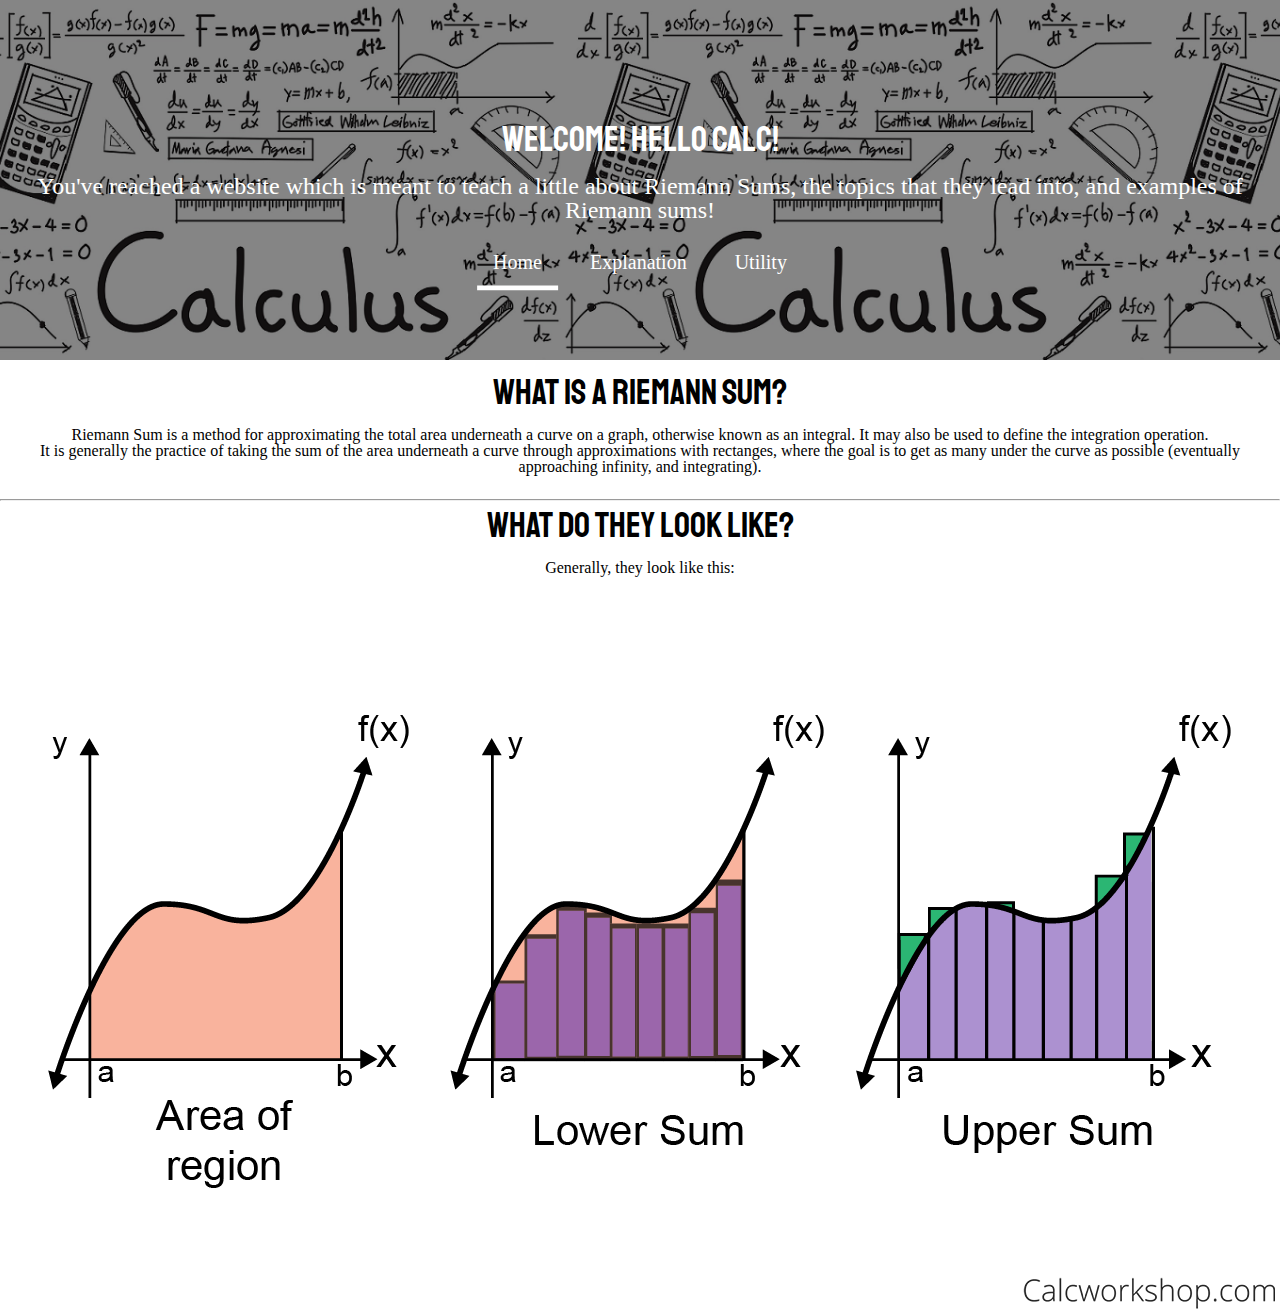
<file: index.html>
<!DOCTYPE html>
<html>
    <head>
        <title>Riemann Sums | RSUMWEB</title>
        <link rel="icon" type="image/png" sizes="16x16" href="images/favicon-16x16.png">
        <link rel = "stylesheet" type = "text/css" href = "css/index.css">
        <link href="https://fonts.googleapis.com/css?family=Staatliches" rel="stylesheet">
        <link href="https://fonts.googleapis.com/css?family=Slabo+27px" rel="stylesheet">
    <body>
        <div id = "home_background">
            <div id = "image_text">
                    <h1 class = "miniheading">Welcome! Hello calc!</h1>
                    <br>
                    <p class = "infotext">You've reached a website which is meant to teach a little about Riemann Sums, the topics that they lead into, and examples of Riemann sums!</p>
                    <br>
                    <ul id = "navlist">
                            <li><a class = "selected" href = "#">Home</a></li>
                            <li><a href = "explanation.html">Explanation</a></li>
                            <li><a href = "utility.html">Utility</a></li>
                        </ul>
            </div>
        </div>
        <br>
        <div class = "main_content" style = "text-align:center;">
            <p class = "miniheading">What is a Riemann Sum?</p>
            <br>
            <p>Riemann Sum is a method for approximating the total area underneath a curve on a graph, otherwise known as an integral. It may also be used to define the integration operation.</p>
            <p>It is generally the practice of taking the sum of the area underneath a curve through approximations with rectanges, where the goal is to get as many under the curve as possible (eventually approaching infinity, and integrating).</p>
            <br><hr>
            <p class = "miniheading">What do they look like?</p>
            <br>
            <p>Generally, they look like this:</p>
            <br>
            <img src= "images/rsum.png">
        </div>
        
        
        
    </body>
</html>
</file>
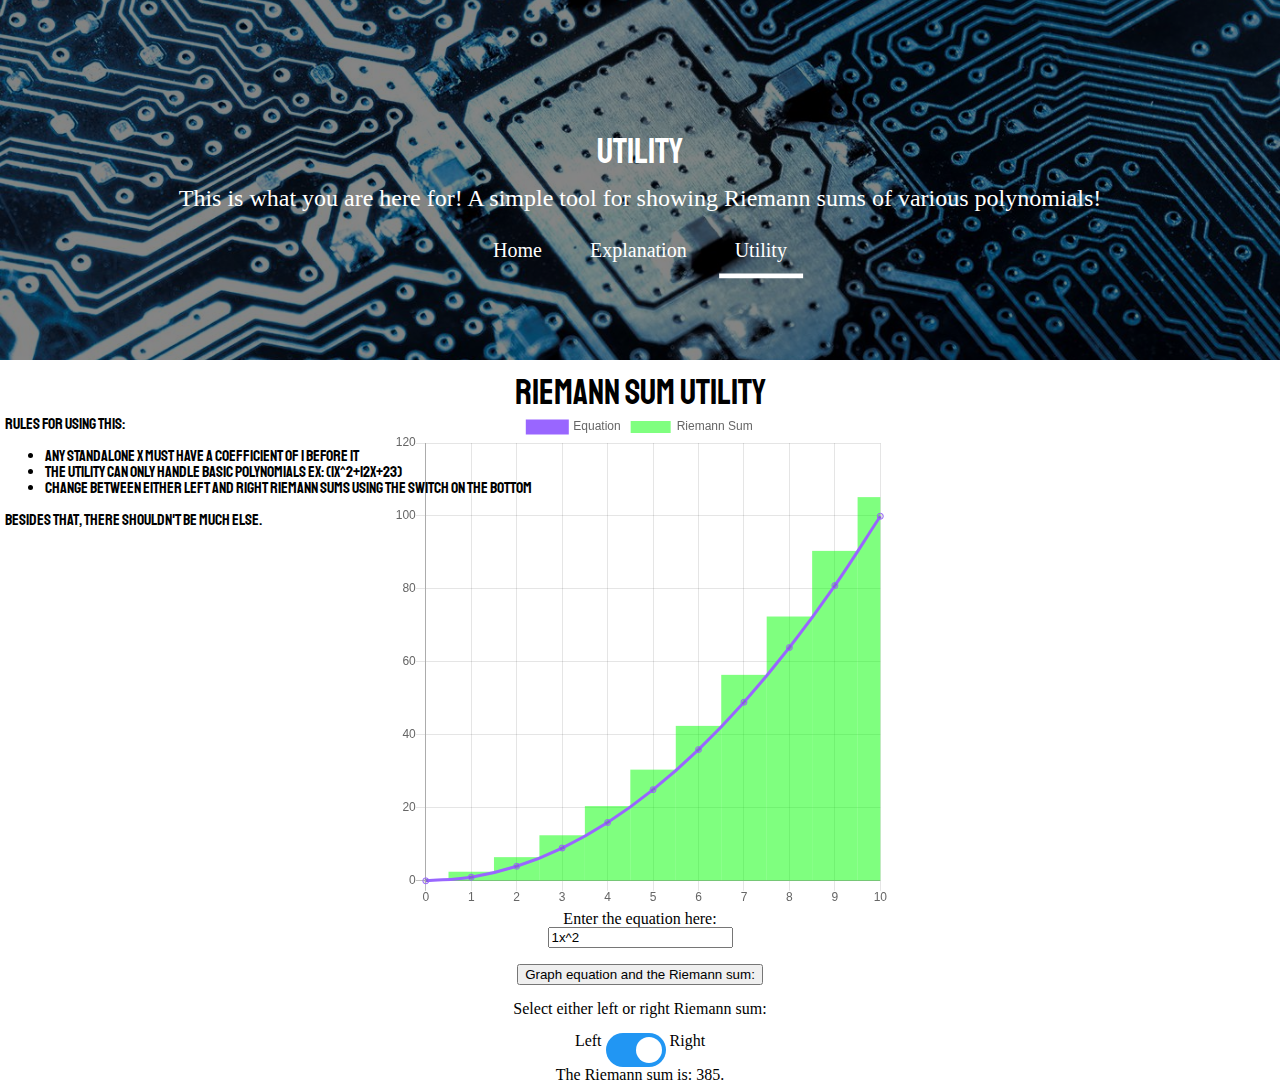
<file: utility.html>
<!DOCTYPE html>
<html>
    <head>
        <title>Utility | RSUMWEB</title>
        <script type = "text/javascript" src="script/Chart.bundle.js"></script>
        <link rel="icon" type="image/png" sizes="16x16" href="images/favicon-16x16.png">
        <link rel = "stylesheet" type = "text/css" href = "css/index.css">
        <link href="https://fonts.googleapis.com/css?family=Staatliches" rel="stylesheet">
        <link href="https://fonts.googleapis.com/css?family=Slabo+27px" rel="stylesheet">
    <body>
        <div id = "home_background_utility">
            <div id = "image_text">
                    <h1 class = "miniheading">Utility</h1>
                    <br>
                    <p class = "infotext">This is what you are here for! A simple tool for showing Riemann sums of various polynomials!</p>
                    <br>
                    <ul id = "navlist">
                        <li><a href = "index.html">Home</a></li>
                        <li><a href = "explanation.html">Explanation</a></li>
                        <li><a class = "selected" href = "#">Utility</a></li>
                    </ul>
            </div>
        </div>
        <br>
        <div class = "main_content">
            <p class = "miniheading">Riemann Sum Utility</p>
            <div style = "float:left; margin:5px; font-family: Staatliches;">RULES FOR USING THIS:
            <ul>
                <li>ANY STANDALONE X MUST HAVE A COEFFICIENT OF 1 BEFORE IT</li>
                <li>THE UTILITY CAN ONLY HANDLE BASIC POLYNOMIALS Ex: (1x^2+12x+23) </li>
                <li>CHANGE BETWEEN EITHER LEFT AND RIGHT RIEMANN SUMS USING THE SWITCH ON THE BOTTOM</li>
            </ul>
            Besides that, there shouldn't be much else.
            </div>
            <div id = "formContainer">
                <div id = "canvasContainer"><canvas id = "myChart" width = "250" height = "250"></canvas></div>
                <p>Enter the equation here:</p>
                <input type="text" id="equation" value = "1x^2" name="equation"><br><br>
                <button onclick = "graphEquation()" >Graph equation and the Riemann sum:</button>
                <br><br>
                <div id = "slider">
                    <p>Select either left or right Riemann sum:</p>
                    <br>
                    <span>Left</span>
                    <label class="switch">
                        <input type="checkbox" id = "typeOfSum" checked>
                        <span class="slider round"></span>
                      </label>
                      <span>Right</span>
                </div>
            </div>
            <div id = "actualSum"></div>
            
        </div>
    </body>
    <script type = "text/javascript" src = "script/util.js"></script>
</html>
</file>
<file: css/index.css>
/*RESET REALODED - from meyerweb.com/eric/thoughts/2007/05/01/reset-reloaded/
*/
html, body, div, span, applet, object, iframe,
h1, h2, h3, h4, h5, h6, p, blockquote, pre,
a, abbr, acronym, address, big, cite, code,
del, dfn, em, font, img, ins, kbd, q, s, samp,
small, strike, strong, sub, sup, tt, var,
dl, dt, dd, ol, li,
fieldset, form, label, legend,
table, caption, tbody, tfoot, thead, tr, th, td {
	margin: 0;
	padding: 0;
	border: 0;
	outline: 0;
	font-weight: inherit;
	font-style: inherit;
	font-size: 100%;
	font-family: inherit;
	vertical-align: baseline;
}
/* remember to define focus styles! */
:focus {
	outline: 0;
}
body {
	line-height: 1;
	color: black;
	background: white;
}
/* tables still need 'cellspacing="0"' in the markup */
table {
	border-collapse: separate;
    border-spacing: 0;
}
caption, th, td {
	text-align: left;
	font-weight: normal;
}
blockquote:before, blockquote:after,
q:before, q:after {
	content: "";
}
blockquote, q {
	quotes: "" "";
}

/*
*
*
*      
*
*   MY CSS
*
*
*
*
*/


#navlist {
    list-style-type:none;
    overflow:hidden;
    margin:0;
    padding:0;
    font-size:20px;
    position:absolute;
    left:50%;
    transform:translate(-50%);
}


#nav {
    box-sizing:border-box;
    margin:0;
}


#navlist li {
    float:left;
}

#navlist li a {
    display: block;
    box-sizing:border-box;
    border-bottom:5px solid transparent;
    color: white;
    text-align: center;
    padding: 14px 16px;
    margin-left:8px;
    margin-right:8px;
    text-decoration: none;
}

#navlist li a:not(.selected):hover {
    border-bottom:5px solid white;
    transition:0.5s;
}

#navlist li a.selected {
    border-bottom:5px solid white;
}

body {
    overflow-x: hidden;
    margin:0;
    /*
    background: linear-gradient(to right, 
	                              transparent 0%, 
	                              transparent calc(50% - 0.81px), 
	                              black calc(50% - 0.8px), 
	                              black calc(50% + 0.8px), 
	                              transparent calc(50% + 0.81px), 
                                  transparent 100%); 
    */
}

table {
    font-family: arial, sans-serif;
    border-collapse: collapse;
    width: 50vw;
    margin-left:50%;
    transform:translate(-50%);
  }
  
  td, th {
    border: 1px solid #dddddd;
    text-align: left;
    padding: 8px;
  }
  
  tr:nth-child(even) {
    background-color: #dddddd;
  }

.alink {
    font-size:20px;
    text-align:center;
    display:block;
    margin-bottom:2%;
}

.miniheading {
    text-align:center;
    font-size:35px;
    font-family: Staatliches;
}


.infotext {
    text-align:center;
    font-size:24px;
}

.link_button {
    padding:4px;
    display:inline-block;
    text-align:center;
    border:5px solid black;
    background-color:grey;
    color:black;
    margin-left:50%;
    transform:translate(-50%);
}

.link_button:hover {
    background-color:rgb(75, 75, 75);
}

.link_button a {
    text-decoration:none;
    color:white;
}

.book_image {
    margin-left:50%;
    transform:translate(-50%);
}

#home_background {
    background-image:url("../images/home.png");
    text-align:center;
    margin-right:auto;
    margin-left:auto;
    margin-top:0px;
    z-index: -1;
    padding:0px;
    background-color:black;
    background-size:contain;
    background-position: -5%;
    height: 40vh;
}

#home_background::after {
    content: "";
    position: absolute;
    color:white;
		width: 100vw;
		height: inherit;
        top:0; 
        left:0;
        z-index:0;
    background:rgba(0,0,0,0.6);
    opacity: 0.8;
}

#home_background_utility {
    background-image:url("../images/utility.jpeg");
    text-align:center;
    margin-right:auto;
    margin-left:auto;
    margin-top:0px;
    z-index: -1;
    padding:0px;
    background-color:black;
    background-position:90%;
    background-size:cover;
    height: 40vh;
}

#home_background_utility::after {
    content: "";
    position: absolute;
    color:white;
		width: 100vw;
		height: inherit;
        top:0; 
        left:0;
        z-index:0;
    background:rgba(0,0,0,0.6);
    opacity: 0.8;
}

#home_background_explanation {
    background-image:url("../images/explanation.jpg");
    text-align:center;
    margin-right:auto;
    margin-left:auto;
    margin-top:0px;
    z-index: -1;
    padding:0px;
    background-color:black;
    background-position:-12.5%;
    height: 40vh;
}

#home_background_explanation::after {
    content: "";
    position: absolute;
    color:white;
		width: 100vw;
		height: inherit;
        top:0; 
        left:0;
        z-index:0;
    background:rgba(0,0,0,0.6);
    opacity: 0.8;
}

#image_text {
    color: #fff;
    position:relative;
    z-index:1;
    top:50%;
    transform:translateY(-50%);
}

#canvasContainer {
    width: 500px;
    height: 500px;
    margin-left: 50%;
    transform:translate(-50%);
}

body {
    border:0;
    padding:0;
}

#resources #spanish1, #resources #spanish2, #resources #spanish3 {
    width:33%;
}

#resources {
    width:100vw;
    display:inline-block;
}

iframe {
    max-width:100vw;
}

.switch {
    position: relative;
    display: inline-block;
    width: 60px;
    height: 34px;
  }
  
  .switch input { 
    opacity: 0;
    width: 0;
    height: 0;
  }
  
  .slider {
    position: absolute;
    cursor: pointer;
    top: 0;
    left: 0;
    right: 0;
    bottom: 0;
    background-color: #ccc;
    -webkit-transition: .4s;
    transition: .4s;
  }
  
  .slider:before {
    position: absolute;
    content: "";
    height: 26px;
    width: 26px;
    left: 4px;
    bottom: 4px;
    background-color: white;
    -webkit-transition: .4s;
    transition: .4s;
  }
  
  input:checked + .slider {
    background-color: #2196F3;
  }
  
  input:focus + .slider {
    box-shadow: 0 0 1px #2196F3;
  }
  
  input:checked + .slider:before {
    -webkit-transform: translateX(26px);
    -ms-transform: translateX(26px);
    transform: translateX(26px);
  }
  
  /* Rounded sliders */
  .slider.round {
    border-radius: 34px;
  }
  
  .slider.round:before {
    border-radius: 50%;
  }

  #formContainer {
      margin-left: 50%;
      transform: translateX(-50%);
      text-align:center;
  }

  #explanationUL {
      list-style-type: circle;
  }

  .header1 {
      font-size: 45px;
      text-align:center;
      font-weight:bold;
      font-family: Staatliches;
  }

  #ulcontainer {
      display:flex;
      justify-content: center;
      font-size: 20px;
      font-family: Staatliches;
  }

  #actualSum {
      text-align:center;
  }
</file>
